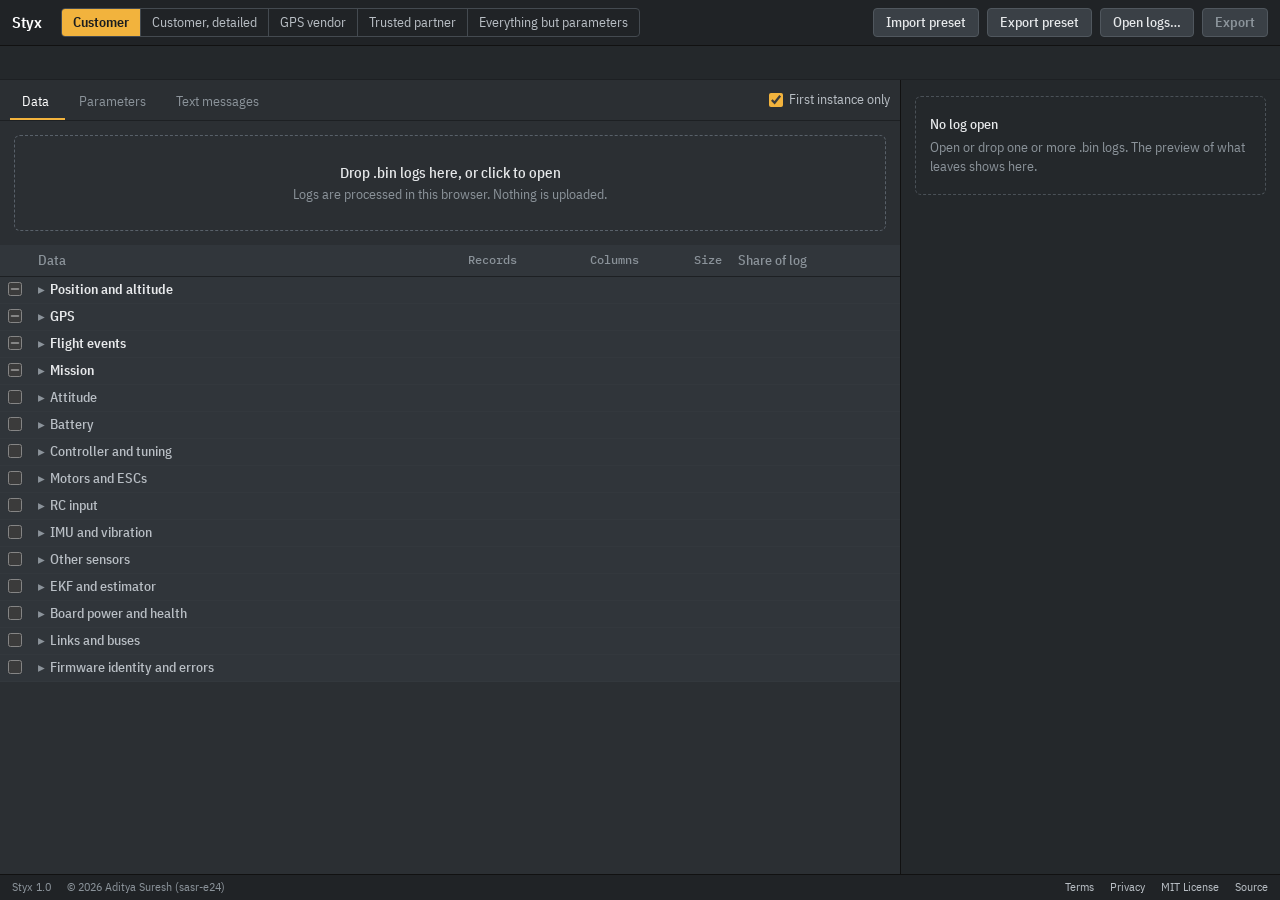
<file: app/index.html>
<!doctype html>
<html lang="en">
<head>
<meta charset="utf-8">
<meta name="viewport" content="width=device-width, initial-scale=1">
<title>Styx</title>
<meta name="description" content="Share ArduPilot .bin logs without giving away tuning, sensors or hardware. Runs in your browser.">
<link rel="icon" href="data:image/svg+xml,%3Csvg xmlns='http://www.w3.org/2000/svg' viewBox='0 0 32 32'%3E%3Crect width='32' height='32' rx='6' fill='%23202326'/%3E%3Cpath d='M5 13c4-4 7 4 11 0s7 4 11 0M5 20c4-4 7 4 11 0s7 4 11 0' stroke='%23f2b33d' stroke-width='2.6' fill='none' stroke-linecap='round'/%3E%3C/svg%3E">
<link rel="stylesheet" href="styles.css">
</head>
<body data-state="idle">
<header class="bar">
  <b class="logo">Styx</b>
  <div class="seg" id="presets" role="group" aria-label="Preset"></div>
  <span class="sp"></span>
  <button class="tool" data-action="import">Import preset</button>
  <button class="tool" data-action="export">Export preset</button>
  <input type="file" id="import-file" accept=".json,application/json" hidden>
  <label class="tool" for="file" tabindex="0" id="open">Open logs…</label>
  <input type="file" id="file" accept=".bin,.BIN" multiple hidden>
  <button class="go" data-action="download-all" id="download-all" disabled>Export</button>
</header>

<nav class="tabs">
  <div id="tabs" class="tablist"></div>
  <span class="sp"></span>
  <div id="modified" class="modified" hidden></div>
</nav>

<main class="main">
  <section class="left">
    <div class="panes">
      <button class="pane-btn" data-pane="data">Data <span id="data-count"></span></button>
      <button class="pane-btn" data-pane="params">Parameters <span id="param-count"></span></button>
      <button class="pane-btn" data-pane="texts">Text messages <span id="text-count"></span></button>
      <span class="sp"></span>
      <label class="inline" title="Keeps one GPS, one battery, one IMU. Hides how many are fitted.">
        <input type="checkbox" id="primary"> First instance only</label>
    </div>
    <div class="scroll">
      <label id="drop" class="drop" for="file">
        <b>Drop .bin logs here, or click to open</b>
        <span>Logs are processed in this browser. Nothing is uploaded.</span>
      </label>
      <div class="pane" id="pane-data">
        <table class="grid">
          <thead><tr><th class="ck"></th><th>Data</th><th class="n">Records</th><th class="n">Columns</th><th class="n">Size</th><th class="share-h">Share of log</th></tr></thead>
          <tbody id="groups"></tbody>
        </table>
      </div>
      <div class="pane" id="pane-params" hidden></div>
      <div class="pane" id="pane-texts" hidden></div>
    </div>
  </section>

  <aside class="panel" id="panel"></aside>
</main>

<footer class="status">
  <span>Styx 1.0</span>
  <span>© 2026 Aditya Suresh (sasr-e24)</span>
  <span class="sp"></span>
  <a href="legal.html#terms">Terms</a>
  <a href="legal.html#privacy">Privacy</a>
  <a href="legal.html#license">MIT License</a>
  <a href="https://github.com/sasr-e24/Styx">Source</a>
</footer>

<script src="catalog.js"></script>
<script src="engine.js"></script>
<script src="app.js"></script>
</body>
</html>
</file>
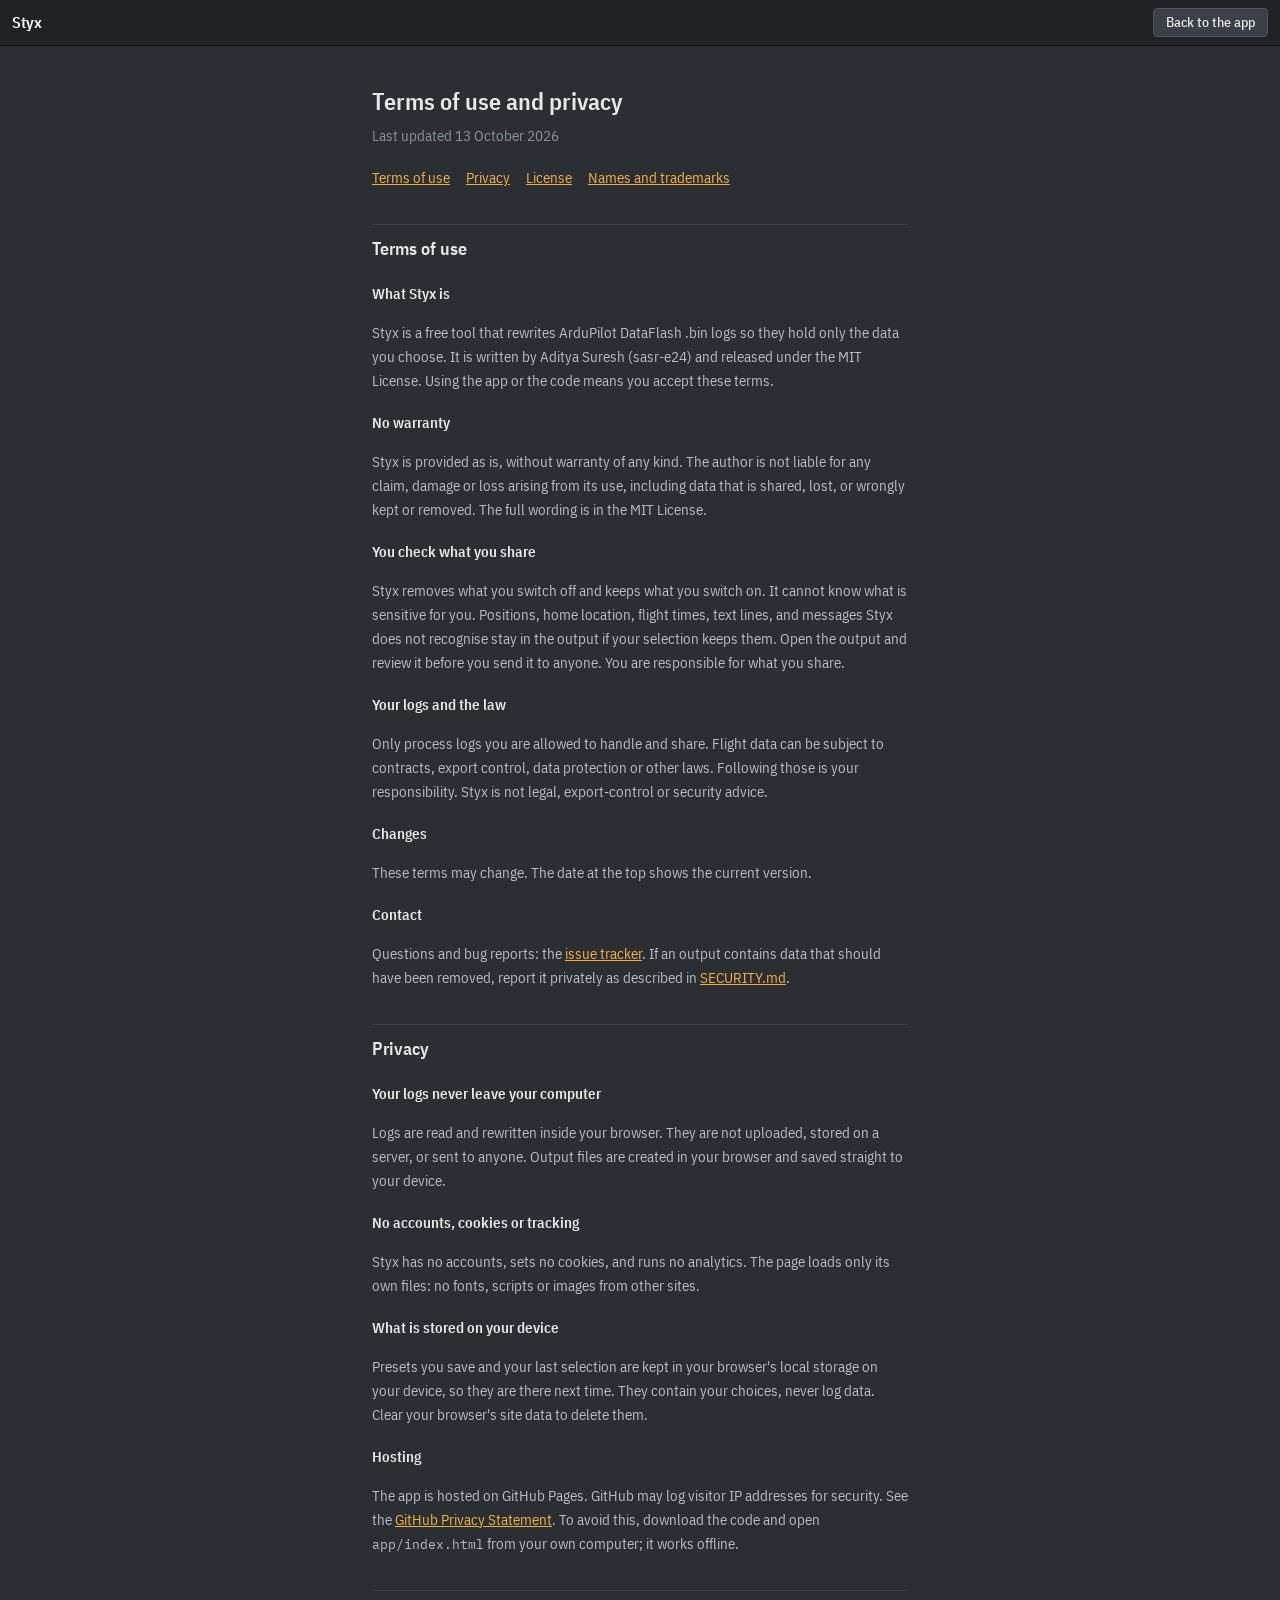
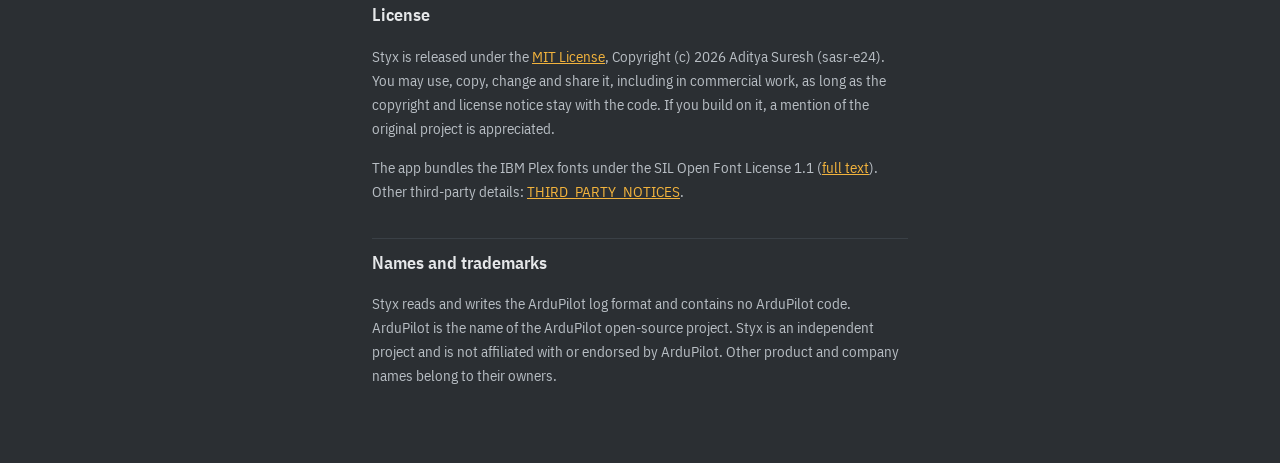
<file: app/legal.html>
<!doctype html>
<html lang="en">
<head>
<meta charset="utf-8">
<meta name="viewport" content="width=device-width, initial-scale=1">
<title>Styx terms and privacy</title>
<link rel="stylesheet" href="styles.css">
<style>
  body { overflow: auto; display: block; height: auto; }
  .doc { max-width: 72ch; margin: 0 auto; padding: 28px 20px 60px; font-size: 15px; line-height: 1.6; color: var(--ink); }
  .doc h1 { font-size: 24px; font-weight: 600; margin: 8px 0 4px; }
  .doc h2 { font-size: 18px; font-weight: 600; margin: 34px 0 8px; padding-top: 10px; border-top: 1px solid var(--line); }
  .doc h3 { font-size: 15px; font-weight: 600; margin: 18px 0 4px; }
  .doc p, .doc li { color: var(--ink-2); }
  .doc a { color: var(--amber); }
  .doc .meta { color: var(--muted); margin: 0 0 18px; }
  .doc nav a { margin-right: 16px; }
</style>
</head>
<body>
<header class="bar"><a class="logo" href="index.html" style="text-decoration:none">Styx</a><span class="sp"></span><a class="tool" href="index.html" style="text-decoration:none">Back to the app</a></header>
<main class="doc">
  <h1>Terms of use and privacy</h1>
  <p class="meta">Last updated 13 October 2026</p>
  <nav><a href="#terms">Terms of use</a><a href="#privacy">Privacy</a><a href="#license">License</a><a href="#names">Names and trademarks</a></nav>

  <h2 id="terms">Terms of use</h2>
  <h3>What Styx is</h3>
  <p>Styx is a free tool that rewrites ArduPilot DataFlash .bin logs so they hold only the data you choose. It is written by Aditya Suresh (sasr-e24) and released under the MIT License. Using the app or the code means you accept these terms.</p>

  <h3>No warranty</h3>
  <p>Styx is provided as is, without warranty of any kind. The author is not liable for any claim, damage or loss arising from its use, including data that is shared, lost, or wrongly kept or removed. The full wording is in the MIT License.</p>

  <h3>You check what you share</h3>
  <p>Styx removes what you switch off and keeps what you switch on. It cannot know what is sensitive for you. Positions, home location, flight times, text lines, and messages Styx does not recognise stay in the output if your selection keeps them. Open the output and review it before you send it to anyone. You are responsible for what you share.</p>

  <h3>Your logs and the law</h3>
  <p>Only process logs you are allowed to handle and share. Flight data can be subject to contracts, export control, data protection or other laws. Following those is your responsibility. Styx is not legal, export-control or security advice.</p>

  <h3>Changes</h3>
  <p>These terms may change. The date at the top shows the current version.</p>

  <h3>Contact</h3>
  <p>Questions and bug reports: the <a href="https://github.com/sasr-e24/Styx/issues">issue tracker</a>. If an output contains data that should have been removed, report it privately as described in <a href="https://github.com/sasr-e24/Styx/blob/main/SECURITY.md">SECURITY.md</a>.</p>

  <h2 id="privacy">Privacy</h2>
  <h3>Your logs never leave your computer</h3>
  <p>Logs are read and rewritten inside your browser. They are not uploaded, stored on a server, or sent to anyone. Output files are created in your browser and saved straight to your device.</p>

  <h3>No accounts, cookies or tracking</h3>
  <p>Styx has no accounts, sets no cookies, and runs no analytics. The page loads only its own files: no fonts, scripts or images from other sites.</p>

  <h3>What is stored on your device</h3>
  <p>Presets you save and your last selection are kept in your browser's local storage on your device, so they are there next time. They contain your choices, never log data. Clear your browser's site data to delete them.</p>

  <h3>Hosting</h3>
  <p>The app is hosted on GitHub Pages. GitHub may log visitor IP addresses for security. See the <a href="https://docs.github.com/en/site-policy/privacy-policies/github-general-privacy-statement">GitHub Privacy Statement</a>. To avoid this, download the code and open <span class="mono">app/index.html</span> from your own computer; it works offline.</p>

  <h2 id="license">License</h2>
  <p>Styx is released under the <a href="LICENSE">MIT License</a>, Copyright (c) 2026 Aditya Suresh (sasr-e24). You may use, copy, change and share it, including in commercial work, as long as the copyright and license notice stay with the code. If you build on it, a mention of the original project is appreciated.</p>
  <p>The app bundles the IBM Plex fonts under the SIL Open Font License 1.1 (<a href="fonts/OFL.txt">full text</a>). Other third-party details: <a href="THIRD_PARTY_NOTICES.md">THIRD_PARTY_NOTICES</a>.</p>

  <h2 id="names">Names and trademarks</h2>
  <p>Styx reads and writes the ArduPilot log format and contains no ArduPilot code. ArduPilot is the name of the ArduPilot open-source project. Styx is an independent project and is not affiliated with or endorsed by ArduPilot. Other product and company names belong to their owners.</p>
</main>
</body>
</html>
</file>
<file: app/styles.css>
@font-face { font-family: "Plex Cond"; font-weight: 400; font-display: swap; src: url(fonts/ibm-plex-sans-condensed-latin-400-normal.woff2) format("woff2"); }
@font-face { font-family: "Plex Cond"; font-weight: 500; font-display: swap; src: url(fonts/ibm-plex-sans-condensed-latin-500-normal.woff2) format("woff2"); }
@font-face { font-family: "Plex Cond"; font-weight: 600; font-display: swap; src: url(fonts/ibm-plex-sans-condensed-latin-600-normal.woff2) format("woff2"); }
@font-face { font-family: "Plex Mono"; font-weight: 400; font-display: swap; src: url(fonts/ibm-plex-mono-latin-400-normal.woff2) format("woff2"); }
@font-face { font-family: "Plex Mono"; font-weight: 500; font-display: swap; src: url(fonts/ibm-plex-mono-latin-500-normal.woff2) format("woff2"); }

:root {
  --chrome: #202326;
  --chrome-2: #24282b;
  --bg: #2b2f33;
  --row: #30353a;
  --line: #3a4046;
  --line-2: #1d2023;
  --ink: #e6e8ea;
  --ink-2: #b8bec4;
  --muted: #8b939a;
  --amber: #f2b33d;
  --amber-ink: #1b1d1f;
  --alt: #8fc3ff;
  --warn: #e7a35a;
  --well: #1d2023;
  --sans: "Plex Cond", "Arial Narrow", system-ui, sans-serif;
  --mono: "Plex Mono", ui-monospace, Consolas, monospace;
  color-scheme: dark;
}

* { box-sizing: border-box; }
html, body { height: 100%; }
body { margin: 0; background: var(--bg); color: var(--ink); font: 13.5px/1.4 var(--sans); display: flex; flex-direction: column; overflow: hidden; }
button, input, label { font: inherit; color: inherit; }
:focus-visible { outline: 2px solid var(--amber); outline-offset: 1px; }
.mono { font-family: var(--mono); font-size: 12.5px; }
.sp { flex: 1; }
[hidden] { display: none !important; }
input[type=checkbox] { accent-color: var(--amber); width: 14px; height: 14px; margin: 0; vertical-align: -2px; }

/* top bar */
.bar { display: flex; align-items: center; gap: 8px; padding: 8px 12px; background: var(--chrome); border-bottom: 1px solid #111; flex: none; }
.logo { font-weight: 600; font-size: 16px; color: #fff; margin-right: 10px; letter-spacing: 0.01em; }
.seg { display: flex; border: 1px solid #444a50; border-radius: 4px; overflow: hidden; flex-wrap: wrap; }
.seg button { background: none; border: 0; border-right: 1px solid #444a50; padding: 4px 11px; color: var(--ink-2); cursor: pointer; white-space: nowrap; }
.seg button:last-child { border-right: 0; }
.seg button:hover { color: #fff; background: #2d3237; }
.seg button[aria-pressed=true] { background: var(--amber); color: var(--amber-ink); font-weight: 600; }
.seg button.custom { font-style: italic; }
.tool, .go { background: #3a4046; border: 1px solid #50575e; border-radius: 4px; padding: 4px 12px; cursor: pointer; font-weight: 500; white-space: nowrap; }
.tool { color: var(--ink); text-decoration: none; }
.tool:hover { background: #444b52; }
.go { background: var(--amber); border-color: var(--amber); color: var(--amber-ink); font-weight: 600; }
.go:disabled { background: #3a4046; border-color: #50575e; color: var(--muted); cursor: default; }

/* tabs */
.tabs { display: flex; align-items: stretch; background: var(--chrome-2); padding: 0 12px; min-height: 34px; flex: none; border-bottom: 1px solid var(--line-2); }
.tablist { display: flex; overflow-x: auto; }
.tab { display: flex; align-items: center; gap: 8px; padding: 0 6px 0 14px; color: var(--muted); border-top: 2px solid transparent; cursor: pointer; white-space: nowrap; background: none; border-left: 0; border-right: 0; border-bottom: 0; }
.tab:hover { color: var(--ink); }
.tab[aria-selected=true] { background: var(--bg); color: #fff; border-top-color: var(--amber); }
.tab .x { border: 0; background: none; color: var(--muted); padding: 2px 6px; cursor: pointer; font-size: 14px; line-height: 1; }
.tab .x:hover { color: #fff; }
.tab .dot { width: 6px; height: 6px; border-radius: 50%; background: var(--amber); }
.tab .dot.err { background: var(--warn); }
.tab.add { color: var(--muted); padding-right: 14px; }
.modified { display: flex; align-items: center; gap: 8px; color: var(--ink-2); padding: 4px 0; }
.modified input[type=text] { background: var(--well); border: 1px solid var(--line); border-radius: 4px; padding: 3px 8px; width: 200px; }
.modified .err { color: var(--warn); }

/* layout */
.main { flex: 1; display: grid; grid-template-columns: minmax(0, 1fr) 380px; min-height: 0; }
.left { display: flex; flex-direction: column; min-height: 0; }
.panes { display: flex; align-items: center; gap: 2px; padding: 6px 10px 0; border-bottom: 1px solid var(--line-2); flex: none; }
.pane-btn { background: none; border: 0; border-bottom: 2px solid transparent; padding: 6px 12px 7px; color: var(--muted); cursor: pointer; }
.pane-btn span { color: var(--muted); font-family: var(--mono); font-size: 11.5px; margin-left: 4px; }
.pane-btn[aria-selected=true] { color: #fff; border-bottom-color: var(--amber); }
.inline { display: inline-flex; gap: 6px; align-items: center; color: var(--ink-2); cursor: pointer; padding-bottom: 6px; }
.scroll { overflow: auto; flex: 1; min-height: 0; }

.drop { display: block; margin: 14px; padding: 26px 16px; border: 1px dashed #59616a; border-radius: 6px; text-align: center; cursor: pointer; color: var(--ink-2); }
.drop b { display: block; font-size: 15px; color: var(--ink); font-weight: 500; margin-bottom: 2px; }
.drop span { color: var(--muted); }
body.over .drop, body.over .panel-empty { border-color: var(--amber); }

/* tables */
table.grid { border-collapse: collapse; width: 100%; }
.grid th { position: sticky; top: 0; z-index: 1; background: #31363b; text-align: left; font-weight: 500; color: var(--muted); padding: 6px 8px; border-bottom: 1px solid var(--line-2); }
.grid td { padding: 3px 8px; border-bottom: 1px solid #33383d; height: 27px; }
.grid th.n, .grid td.n { text-align: right; font-family: var(--mono); font-size: 12px; white-space: nowrap; }
.grid th.ck, .grid td.ck { width: 30px; padding-right: 0; }
.grid th.share-h { width: 170px; }
.grid tr.g td { background: var(--row); font-weight: 600; }
.grid tr.g.none td { font-weight: 500; color: var(--ink-2); }
.grid tr.m td.name { padding-left: 34px; font-family: var(--mono); font-size: 12.5px; }
.grid tr.off td { color: var(--muted); }
.grid tr.note td { color: var(--muted); font-size: 12.5px; padding-top: 4px; padding-bottom: 6px; height: auto; }
.grid tr.note .warn { color: var(--warn); }
.grid tr.colsrow td { height: auto; padding-top: 2px; padding-bottom: 8px; }
.caret { background: none; border: 0; color: inherit; padding: 0 6px 0 0; cursor: pointer; font: inherit; text-align: left; }
.caret::before { content: "▸"; display: inline-block; width: 12px; color: var(--muted); }
.caret[aria-expanded=true]::before { content: "▾"; }
.caret.plain::before { content: none; }
.inst { color: var(--muted); font-family: var(--sans); font-size: 12px; margin-left: 8px; }
.colsbtn { background: none; border: 0; color: inherit; font: inherit; cursor: pointer; padding: 0; text-decoration: underline dotted #6a737b; text-underline-offset: 3px; }
.share { height: 8px; background: #3d4349; border-radius: 2px; overflow: hidden; }
.share i { display: block; height: 100%; background: #6f777f; }
.share i.k { background: var(--amber); }
.chips { display: flex; flex-wrap: wrap; gap: 4px; padding-left: 26px; }
.chip { font-family: var(--mono); font-size: 11.5px; padding: 1px 7px; border-radius: 3px; border: 1px solid #4a5157; background: none; color: var(--muted); cursor: pointer; }
.chip[aria-pressed=true] { background: #4a4030; border-color: #7a6435; color: #ffe2a6; }
.chip:disabled { cursor: default; opacity: 0.75; }
.chips label { margin-left: 10px; }

.ptools { display: flex; gap: 8px; align-items: center; padding: 8px 10px; border-bottom: 1px solid var(--line-2); position: sticky; top: 0; background: var(--bg); z-index: 2; }
.ptools input[type=search] { background: var(--well); border: 1px solid var(--line); border-radius: 4px; padding: 4px 8px; width: 260px; }
.ptools .hint { color: var(--muted); margin-left: auto; }
.pane .grid th { top: 45px; }
.pane#pane-data .grid th { top: 0; }
.grid td.val { text-align: right; font-family: var(--mono); font-size: 12px; color: var(--muted); }
.empty { color: var(--muted); padding: 16px 14px; }

/* right panel */
.panel { background: var(--chrome-2); border-left: 1px solid #111; overflow: auto; padding: 12px 14px 20px; }
.panel h4 { margin: 12px 0 6px; font-weight: 500; color: var(--muted); }
.panel h4:first-child { margin-top: 2px; }
.panel canvas { width: 100%; display: block; background: var(--well); border-radius: 4px; }
.panel canvas.trk { height: 260px; }
.panel canvas.alt { height: 100px; }
.kv { display: grid; grid-template-columns: 1fr auto; gap: 5px 10px; margin-top: 12px; font-size: 14px; }
.kv b { font-family: var(--mono); font-weight: 400; color: #fff; font-size: 13px; }
.out { margin-top: 14px; padding: 10px 12px; background: var(--well); border-radius: 4px; }
.out .sz { font-family: var(--mono); font-size: 13px; color: #fff; }
.out .sub { color: var(--muted); margin-top: 3px; }
.out .go { width: 100%; margin-top: 10px; padding: 7px; text-align: left; overflow: hidden; text-overflow: ellipsis; }
details { margin-top: 12px; }
summary { cursor: pointer; color: var(--ink-2); }
.leaves { list-style: none; margin: 6px 0 0; padding: 0; color: var(--ink-2); font-size: 12.5px; }
.leaves li { padding: 3px 0; border-bottom: 1px solid #2f3439; }
.leaves .mono { color: var(--ink); }
.panel-empty { color: var(--muted); border: 1px dashed #4a5157; border-radius: 6px; padding: 18px 14px; margin-top: 4px; }
.panel-empty b { color: var(--ink); font-weight: 500; display: block; margin-bottom: 4px; }
.err { color: var(--warn); }
.busy { color: var(--muted); }

/* status bar */
.status { flex: none; display: flex; align-items: center; gap: 16px; padding: 4px 12px; background: var(--chrome); border-top: 1px solid #111; color: var(--muted); font-size: 12px; }
.status a { color: var(--ink-2); text-decoration: none; }
.status a:hover { color: #fff; text-decoration: underline; }

@media (max-width: 900px) {
  body { overflow: auto; height: auto; }
  .main { grid-template-columns: 1fr; }
  .panel { border-left: 0; border-top: 1px solid #111; }
  .scroll { overflow: visible; }
  .grid th.share-h, .grid td.sh { display: none; }
  .bar { flex-wrap: wrap; }
  .status { flex-wrap: wrap; }
}
@media (prefers-reduced-motion: reduce) { * { transition: none !important; } }
</file>
